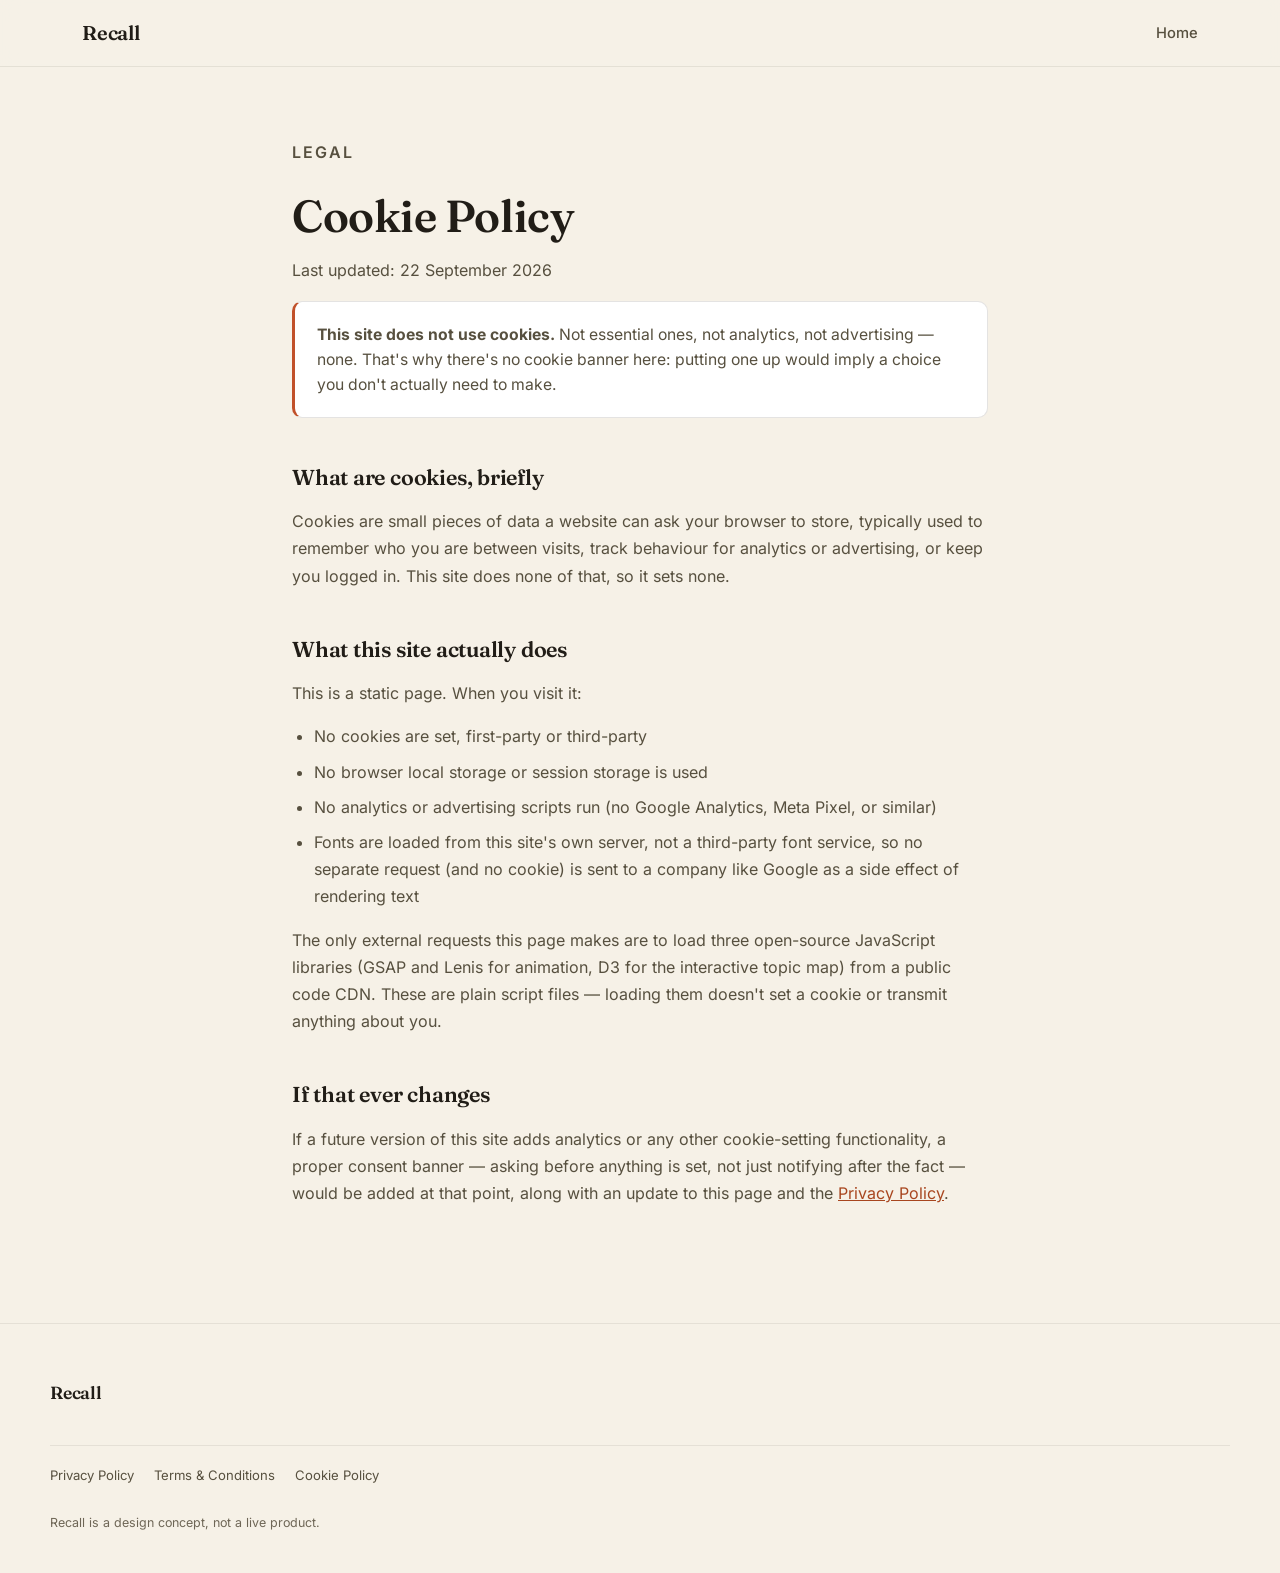
<file: cookies.html>
<!DOCTYPE html>
<html lang="en">
<head>
<meta charset="UTF-8">
<meta name="viewport" content="width=device-width, initial-scale=1.0">
<title>Cookie Policy — Recall</title>
<meta name="description" content="Cookie Policy for Recall. This site does not use cookies or any form of tracking.">
<link rel="stylesheet" href="css/style.css">
<link rel="icon" href="data:image/svg+xml,<svg xmlns=%22http://www.w3.org/2000/svg%22 viewBox=%220 0 100 100%22><rect width=%22100%22 height=%22100%22 rx=%2222%22 fill=%22%23c1512a%22/><text x=%2250%22 y=%2266%22 font-size=%2258%22 font-family=%22Georgia,serif%22 fill=%22%23f6f1e7%22 text-anchor=%22middle%22>R</text></svg>">
</head>
<body>
<div id="page" style="opacity:1;">

<header class="nav">
  <div class="nav-inner">
    <a href="index.html" class="brand">Recall</a>
    <nav class="nav-links">
      <a href="index.html">Home</a>
    </nav>
  </div>
</header>

<main class="legal-main">
  <div class="legal-content">
    <p class="eyebrow">Legal</p>
    <h1>Cookie Policy</h1>
    <p class="legal-updated">Last updated: 22 September 2026</p>

    <div class="legal-callout">
      <strong>This site does not use cookies.</strong> Not essential ones, not analytics, not
      advertising — none. That's why there's no cookie banner here: putting one up would imply a
      choice you don't actually need to make.
    </div>

    <h2>What are cookies, briefly</h2>
    <p>
      Cookies are small pieces of data a website can ask your browser to store, typically used to
      remember who you are between visits, track behaviour for analytics or advertising, or keep
      you logged in. This site does none of that, so it sets none.
    </p>

    <h2>What this site actually does</h2>
    <p>This is a static page. When you visit it:</p>
    <ul>
      <li>No cookies are set, first-party or third-party</li>
      <li>No browser local storage or session storage is used</li>
      <li>No analytics or advertising scripts run (no Google Analytics, Meta Pixel, or similar)</li>
      <li>Fonts are loaded from this site's own server, not a third-party font service, so no
        separate request (and no cookie) is sent to a company like Google as a side effect of
        rendering text</li>
    </ul>
    <p>
      The only external requests this page makes are to load three open-source JavaScript libraries
      (GSAP and Lenis for animation, D3 for the interactive topic map) from a public code CDN. These
      are plain script files — loading them doesn't set a cookie or transmit anything about you.
    </p>

    <h2>If that ever changes</h2>
    <p>
      If a future version of this site adds analytics or any other cookie-setting functionality, a
      proper consent banner — asking before anything is set, not just notifying after the fact —
      would be added at that point, along with an update to this page and the
      <a href="privacy.html">Privacy Policy</a>.
    </p>
  </div>
</main>

<footer class="footer">
  <div class="footer-inner">
    <span class="brand brand-footer">Recall</span>
    <nav class="footer-legal" aria-label="Legal">
      <a href="privacy.html">Privacy Policy</a>
      <a href="terms.html">Terms &amp; Conditions</a>
      <a href="cookies.html">Cookie Policy</a>
    </nav>
    <p class="footer-disclaimer">Recall is a design concept, not a live product.</p>
  </div>
</footer>

</div>
</body>
</html>
</file>
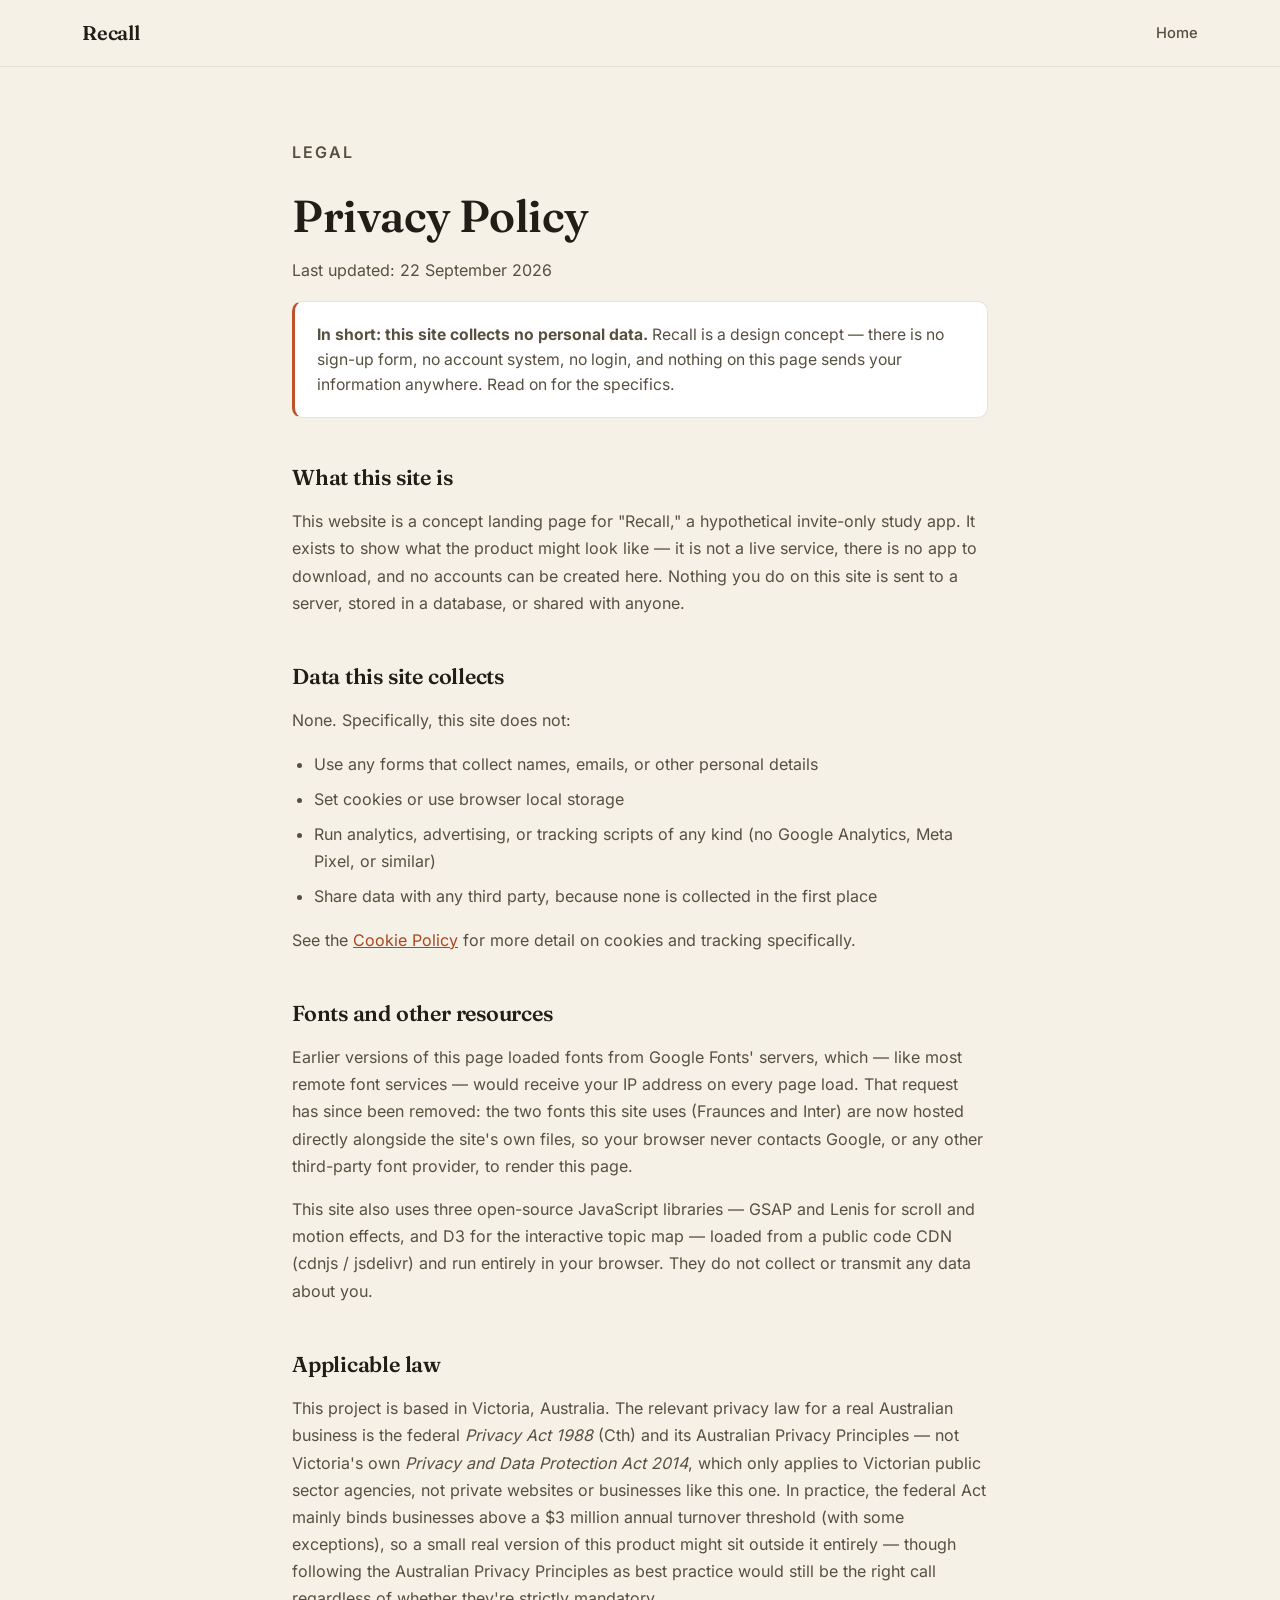
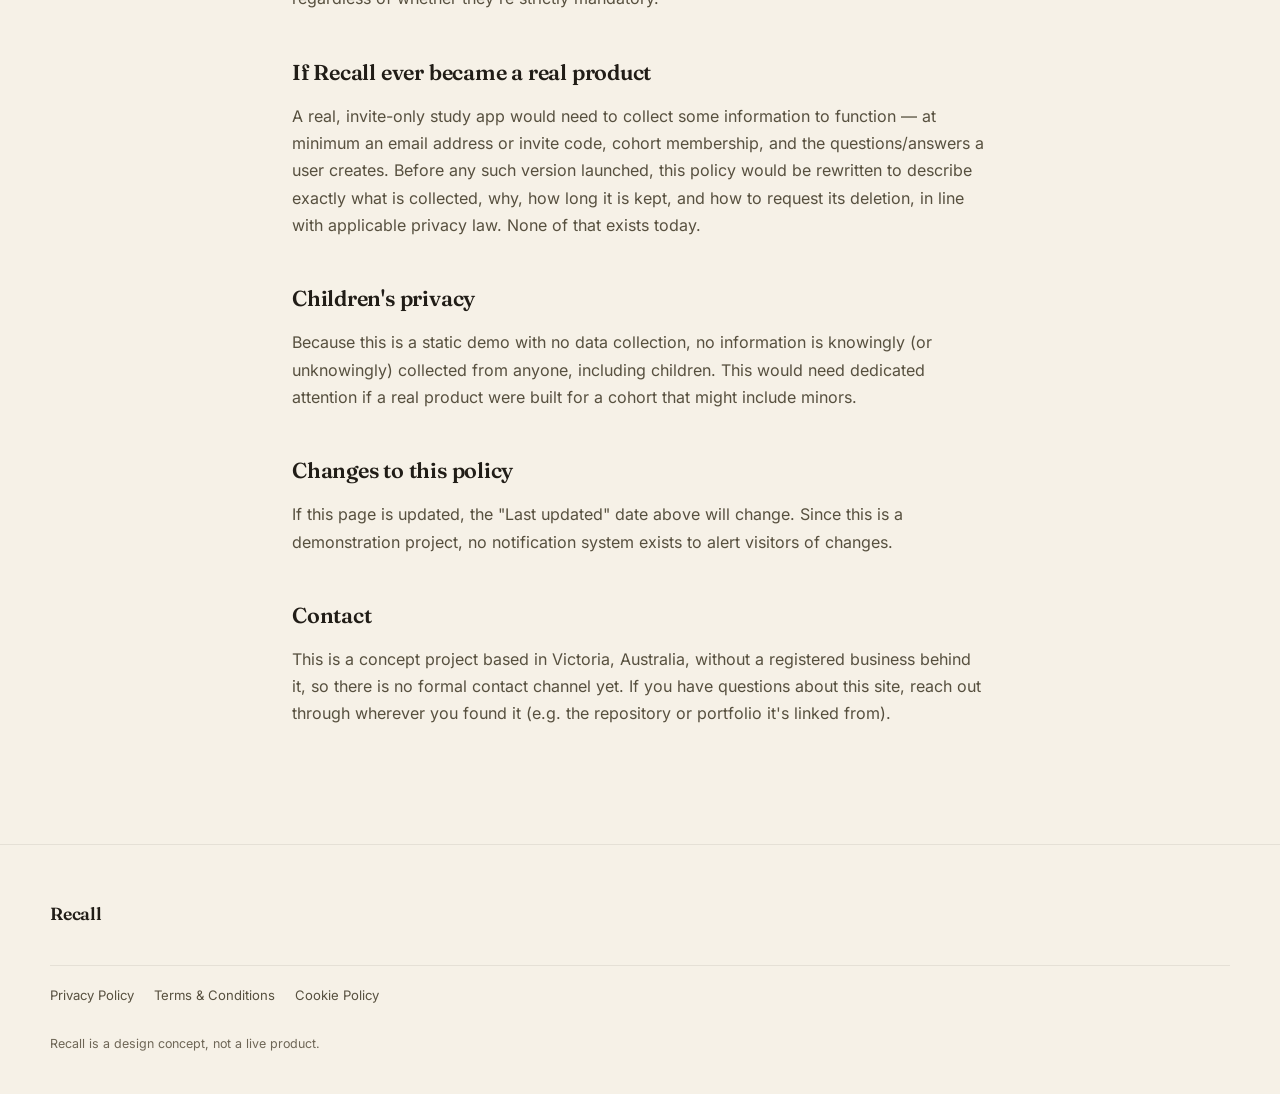
<file: privacy.html>
<!DOCTYPE html>
<html lang="en">
<head>
<meta charset="UTF-8">
<meta name="viewport" content="width=device-width, initial-scale=1.0">
<title>Privacy Policy — Recall</title>
<meta name="description" content="Privacy Policy for Recall, a concept landing page. This site collects no personal data.">
<link rel="stylesheet" href="css/style.css">
<link rel="icon" href="data:image/svg+xml,<svg xmlns=%22http://www.w3.org/2000/svg%22 viewBox=%220 0 100 100%22><rect width=%22100%22 height=%22100%22 rx=%2222%22 fill=%22%23c1512a%22/><text x=%2250%22 y=%2266%22 font-size=%2258%22 font-family=%22Georgia,serif%22 fill=%22%23f6f1e7%22 text-anchor=%22middle%22>R</text></svg>">
</head>
<body>
<div id="page" style="opacity:1;">

<header class="nav">
  <div class="nav-inner">
    <a href="index.html" class="brand">Recall</a>
    <nav class="nav-links">
      <a href="index.html">Home</a>
    </nav>
  </div>
</header>

<main class="legal-main">
  <div class="legal-content">
    <p class="eyebrow">Legal</p>
    <h1>Privacy Policy</h1>
    <p class="legal-updated">Last updated: 22 September 2026</p>

    <div class="legal-callout">
      <strong>In short: this site collects no personal data.</strong> Recall is a design concept —
      there is no sign-up form, no account system, no login, and nothing on this page sends your
      information anywhere. Read on for the specifics.
    </div>

    <h2>What this site is</h2>
    <p>
      This website is a concept landing page for "Recall," a hypothetical invite-only study app.
      It exists to show what the product might look like — it is not a live service, there is no
      app to download, and no accounts can be created here. Nothing you do on this site is sent to
      a server, stored in a database, or shared with anyone.
    </p>

    <h2>Data this site collects</h2>
    <p>None. Specifically, this site does not:</p>
    <ul>
      <li>Use any forms that collect names, emails, or other personal details</li>
      <li>Set cookies or use browser local storage</li>
      <li>Run analytics, advertising, or tracking scripts of any kind (no Google Analytics, Meta Pixel, or similar)</li>
      <li>Share data with any third party, because none is collected in the first place</li>
    </ul>
    <p>
      See the <a href="cookies.html">Cookie Policy</a> for more detail on cookies and tracking specifically.
    </p>

    <h2>Fonts and other resources</h2>
    <p>
      Earlier versions of this page loaded fonts from Google Fonts' servers, which — like most
      remote font services — would receive your IP address on every page load. That request has
      since been removed: the two fonts this site uses (Fraunces and Inter) are now hosted directly
      alongside the site's own files, so your browser never contacts Google, or any other
      third-party font provider, to render this page.
    </p>
    <p>
      This site also uses three open-source JavaScript libraries &mdash; GSAP and Lenis for scroll and
      motion effects, and D3 for the interactive topic map &mdash; loaded from a public code CDN
      (cdnjs / jsdelivr) and run entirely in your browser. They do not collect or transmit any data
      about you.
    </p>

    <h2>Applicable law</h2>
    <p>
      This project is based in Victoria, Australia. The relevant privacy law for a real Australian
      business is the federal <em>Privacy Act 1988</em> (Cth) and its Australian Privacy Principles —
      not Victoria's own <em>Privacy and Data Protection Act 2014</em>, which only applies to Victorian
      public sector agencies, not private websites or businesses like this one. In practice, the
      federal Act mainly binds businesses above a $3 million annual turnover threshold (with some
      exceptions), so a small real version of this product might sit outside it entirely — though
      following the Australian Privacy Principles as best practice would still be the right call
      regardless of whether they're strictly mandatory.
    </p>

    <h2>If Recall ever became a real product</h2>
    <p>
      A real, invite-only study app would need to collect some information to function — at minimum
      an email address or invite code, cohort membership, and the questions/answers a user creates.
      Before any such version launched, this policy would be rewritten to describe exactly what is
      collected, why, how long it is kept, and how to request its deletion, in line with applicable
      privacy law. None of that exists today.
    </p>

    <h2>Children's privacy</h2>
    <p>
      Because this is a static demo with no data collection, no information is knowingly (or
      unknowingly) collected from anyone, including children. This would need dedicated attention
      if a real product were built for a cohort that might include minors.
    </p>

    <h2>Changes to this policy</h2>
    <p>
      If this page is updated, the "Last updated" date above will change. Since this is a
      demonstration project, no notification system exists to alert visitors of changes.
    </p>

    <h2>Contact</h2>
    <p>
      This is a concept project based in Victoria, Australia, without a registered business behind
      it, so there is no formal contact channel yet. If you have questions about this site, reach out
      through wherever you found it (e.g. the repository or portfolio it's linked from).
    </p>
  </div>
</main>

<footer class="footer">
  <div class="footer-inner">
    <span class="brand brand-footer">Recall</span>
    <nav class="footer-legal" aria-label="Legal">
      <a href="privacy.html">Privacy Policy</a>
      <a href="terms.html">Terms &amp; Conditions</a>
      <a href="cookies.html">Cookie Policy</a>
    </nav>
    <p class="footer-disclaimer">Recall is a design concept, not a live product.</p>
  </div>
</footer>

</div>
</body>
</html>
</file>
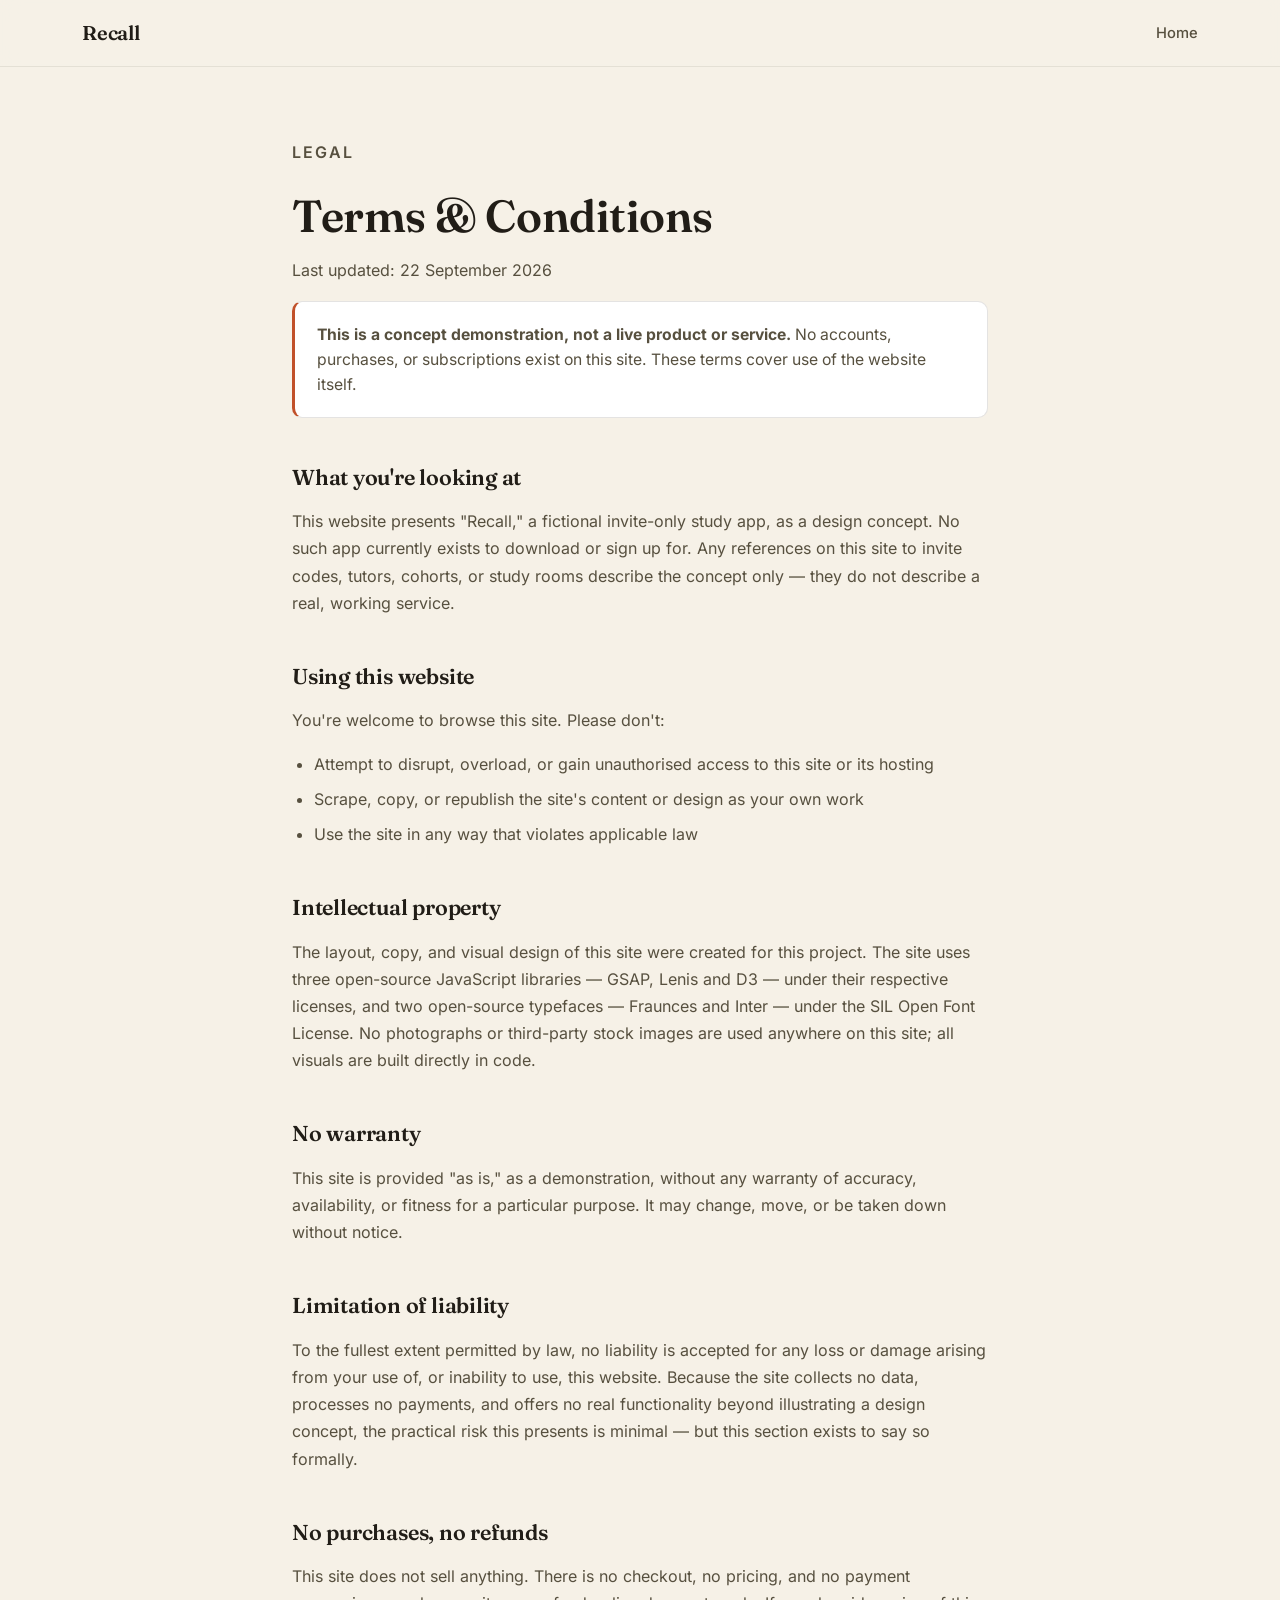
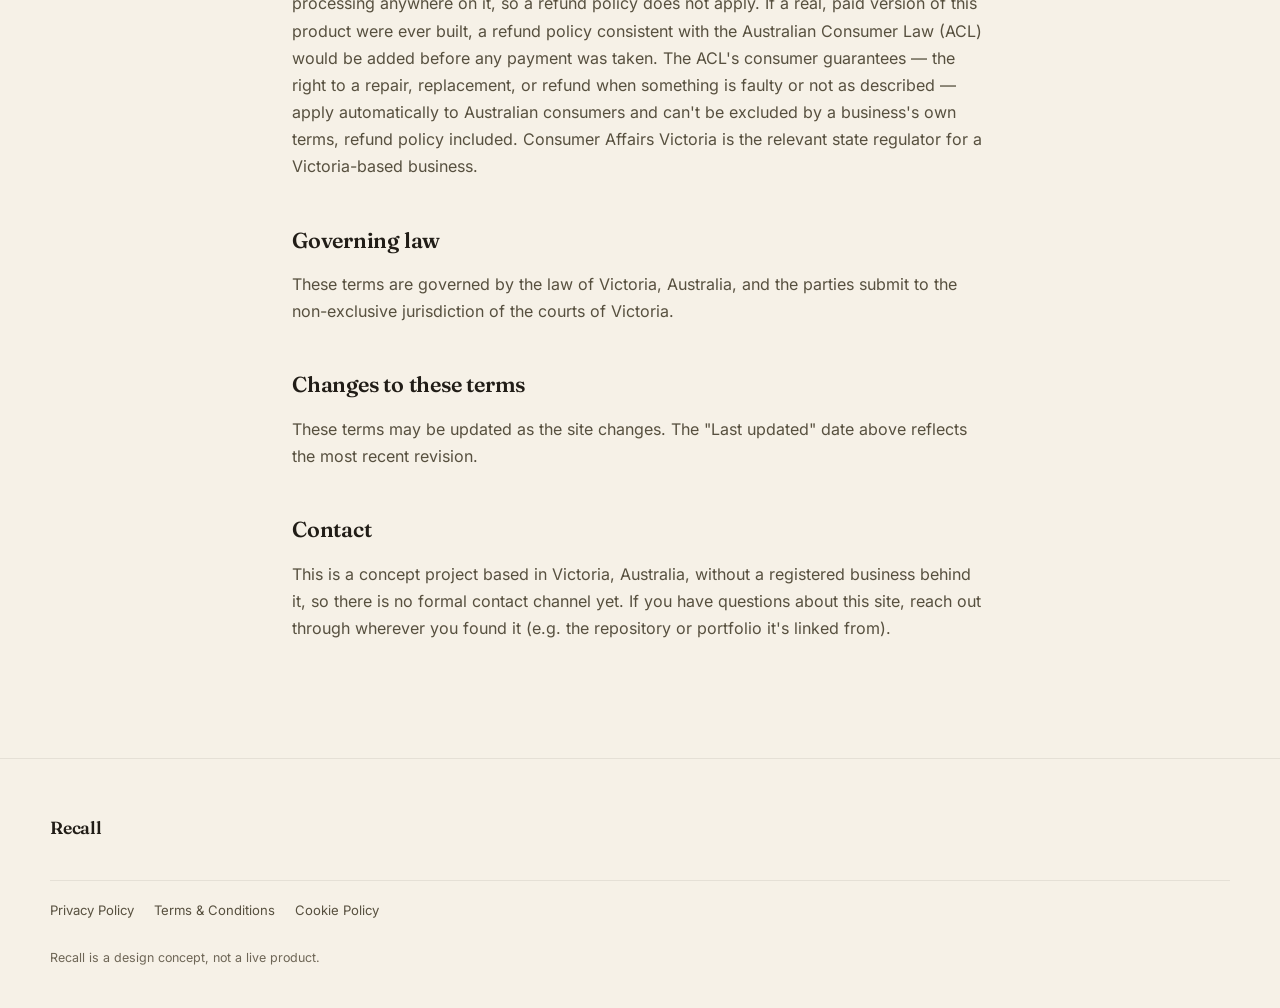
<file: terms.html>
<!DOCTYPE html>
<html lang="en">
<head>
<meta charset="UTF-8">
<meta name="viewport" content="width=device-width, initial-scale=1.0">
<title>Terms &amp; Conditions — Recall</title>
<meta name="description" content="Terms and conditions for Recall, a concept landing page and design demonstration.">
<link rel="stylesheet" href="css/style.css">
<link rel="icon" href="data:image/svg+xml,<svg xmlns=%22http://www.w3.org/2000/svg%22 viewBox=%220 0 100 100%22><rect width=%22100%22 height=%22100%22 rx=%2222%22 fill=%22%23c1512a%22/><text x=%2250%22 y=%2266%22 font-size=%2258%22 font-family=%22Georgia,serif%22 fill=%22%23f6f1e7%22 text-anchor=%22middle%22>R</text></svg>">
</head>
<body>
<div id="page" style="opacity:1;">

<header class="nav">
  <div class="nav-inner">
    <a href="index.html" class="brand">Recall</a>
    <nav class="nav-links">
      <a href="index.html">Home</a>
    </nav>
  </div>
</header>

<main class="legal-main">
  <div class="legal-content">
    <p class="eyebrow">Legal</p>
    <h1>Terms &amp; Conditions</h1>
    <p class="legal-updated">Last updated: 22 September 2026</p>

    <div class="legal-callout">
      <strong>This is a concept demonstration, not a live product or service.</strong> No accounts,
      purchases, or subscriptions exist on this site. These terms cover use of the website itself.
    </div>

    <h2>What you're looking at</h2>
    <p>
      This website presents "Recall," a fictional invite-only study app, as a design concept. No
      such app currently exists to download or sign up for. Any references on this site to invite
      codes, tutors, cohorts, or study rooms describe the concept only — they do not describe a real,
      working service.
    </p>

    <h2>Using this website</h2>
    <p>You're welcome to browse this site. Please don't:</p>
    <ul>
      <li>Attempt to disrupt, overload, or gain unauthorised access to this site or its hosting</li>
      <li>Scrape, copy, or republish the site's content or design as your own work</li>
      <li>Use the site in any way that violates applicable law</li>
    </ul>

    <h2>Intellectual property</h2>
    <p>
      The layout, copy, and visual design of this site were created for this project. The site uses
      three open-source JavaScript libraries — GSAP, Lenis and D3 — under their respective licenses, and
      two open-source typefaces — Fraunces and Inter — under the SIL Open Font License. No
      photographs or third-party stock images are used anywhere on this site; all visuals are built
      directly in code.
    </p>

    <h2>No warranty</h2>
    <p>
      This site is provided "as is," as a demonstration, without any warranty of accuracy,
      availability, or fitness for a particular purpose. It may change, move, or be taken down
      without notice.
    </p>

    <h2>Limitation of liability</h2>
    <p>
      To the fullest extent permitted by law, no liability is accepted for any loss or damage
      arising from your use of, or inability to use, this website. Because the site collects no
      data, processes no payments, and offers no real functionality beyond illustrating a design
      concept, the practical risk this presents is minimal — but this section exists to say so
      formally.
    </p>

    <h2>No purchases, no refunds</h2>
    <p>
      This site does not sell anything. There is no checkout, no pricing, and no payment processing
      anywhere on it, so a refund policy does not apply. If a real, paid version of this product were
      ever built, a refund policy consistent with the Australian Consumer Law (ACL) would be added
      before any payment was taken. The ACL's consumer guarantees — the right to a repair,
      replacement, or refund when something is faulty or not as described — apply automatically to
      Australian consumers and can't be excluded by a business's own terms, refund policy included.
      Consumer Affairs Victoria is the relevant state regulator for a Victoria-based business.
    </p>

    <h2>Governing law</h2>
    <p>
      These terms are governed by the law of Victoria, Australia, and the parties submit to the
      non-exclusive jurisdiction of the courts of Victoria.
    </p>

    <h2>Changes to these terms</h2>
    <p>
      These terms may be updated as the site changes. The "Last updated" date above reflects the
      most recent revision.
    </p>

    <h2>Contact</h2>
    <p>
      This is a concept project based in Victoria, Australia, without a registered business behind
      it, so there is no formal contact channel yet. If you have questions about this site, reach out
      through wherever you found it (e.g. the repository or portfolio it's linked from).
    </p>
  </div>
</main>

<footer class="footer">
  <div class="footer-inner">
    <span class="brand brand-footer">Recall</span>
    <nav class="footer-legal" aria-label="Legal">
      <a href="privacy.html">Privacy Policy</a>
      <a href="terms.html">Terms &amp; Conditions</a>
      <a href="cookies.html">Cookie Policy</a>
    </nav>
    <p class="footer-disclaimer">Recall is a design concept, not a live product.</p>
  </div>
</footer>

</div>
</body>
</html>
</file>
<file: css/style.css>
/* ============ fonts (self-hosted — no third-party request on page load) ============ */
@font-face{
  font-family:'Fraunces';
  font-style:normal;
  font-weight:400 700;
  font-display:swap;
  src:url('../fonts/fraunces.woff2') format('woff2');
}
@font-face{
  font-family:'Inter';
  font-style:normal;
  font-weight:400 700;
  font-display:swap;
  src:url('../fonts/inter.woff2') format('woff2');
}

/* ============ tokens ============ */
:root{
  --cream: #F6F1E7;
  --cream-deep: #EEE6D6;
  --ink: #211D17;
  --ink-soft: #57503F;
  --ink-faint: #6E6656; /* darkened from #8A8171 — original failed WCAG AA (3.4:1) on cream at small sizes */
  --accent: #C1512A;
  --accent-dim: #A8461F;
  --accent-tint: #F0DCCB;
  --line: rgba(33,29,23,0.12);
  --line-soft: rgba(33,29,23,0.08);
  --ease: cubic-bezier(0.22, 1, 0.36, 1);
  --radius: 18px;
  --radius-sm: 10px;
  --maxw: 1180px;
}

*{box-sizing:border-box;}
html{scroll-behavior:auto;}
body{
  margin:0;
  background:var(--cream);
  color:var(--ink);
  font-family:'Inter', -apple-system, BlinkMacSystemFont, sans-serif;
  font-size:16px;
  line-height:1.5;
  -webkit-font-smoothing:antialiased;
  overflow-x:hidden;
}
h1,h2,h3{
  font-family:'Fraunces', Georgia, serif;
  font-weight:600;
  letter-spacing:-0.01em;
  margin:0;
  color:var(--ink);
}
p{margin:0;}
a{color:inherit; text-decoration:none;}
img,svg{display:block; max-width:100%;}

::selection{background:var(--accent); color:var(--cream);}

/* ============ loader ============ */
.loader{
  position:fixed; inset:0; z-index:999;
  background:var(--ink);
  display:flex; flex-direction:column; align-items:center; justify-content:center;
  gap:28px;
}
.loader-mark{
  font-family:'Fraunces', serif;
  font-weight:600;
  font-size:2.2rem;
  color:var(--cream);
  letter-spacing:-0.02em;
}
.loader-count{
  font-family:'Inter', sans-serif;
  font-size:0.85rem;
  color:var(--accent-tint);
  letter-spacing:0.08em;
}

#page{opacity:0;}

/* ============ layout helpers ============ */
.section-head{
  max-width:var(--maxw);
  margin:0 auto;
  padding:0 32px;
}
.eyebrow{
  font-size:0.8rem;
  font-weight:600;
  letter-spacing:0.12em;
  text-transform:uppercase;
  color:var(--accent-dim); /* accent-dim, not accent — accent alone fails WCAG AA (4.17:1) at this size */
  margin-bottom:14px;
}
.section-title{
  font-size:clamp(1.7rem, 3.2vw, 2.6rem);
  line-height:1.15;
  max-width:26ch;
}

/* ============ nav ============ */
.nav{
  position:sticky; top:0; z-index:100;
  background:rgba(246,241,231,0.82);
  backdrop-filter:blur(10px);
  border-bottom:1px solid var(--line-soft);
}
.nav-inner{
  max-width:var(--maxw);
  margin:0 auto;
  padding:18px 32px;
  display:flex; align-items:center; justify-content:space-between;
}
.brand{
  font-family:'Fraunces', serif;
  font-weight:600;
  font-size:1.25rem;
  letter-spacing:-0.01em;
}
.nav-links{display:flex; align-items:center; gap:32px;}
.nav-links a{
  font-size:0.92rem;
  font-weight:500;
  color:var(--ink-soft);
  transition:color 0.25s var(--ease);
}
.nav-links a:hover{color:var(--ink);}
.nav-cta{
  color:var(--accent-dim) !important; /* accent-dim, not accent — accent alone fails WCAG AA at this size */
  display:inline-flex; align-items:center; gap:6px;
}
.nav-cta span{transition:transform 0.25s var(--ease);}
.nav-cta:hover span{transform:translateX(3px);}

/* ============ hero ============ */
.hero{
  max-width:var(--maxw);
  margin:0 auto;
  padding:96px 32px 40px;
  display:grid;
  grid-template-columns:1.05fr 0.95fr;
  gap:56px;
  align-items:center;
}
.hero-title{
  font-size:clamp(2.6rem, 5.4vw, 4.4rem);
  line-height:1.04;
}
.hero-title .line{display:block;}
.hero-sub{
  display:block;
  margin-top:26px;
  font-size:1.12rem;
  line-height:1.6;
  color:var(--ink-soft);
  max-width:46ch;
}
.hero-actions{
  margin-top:36px;
  display:flex; flex-direction:column; align-items:flex-start; gap:12px;
}
.hero-note{
  font-size:0.85rem;
  color:var(--ink-faint);
}

.btn{
  display:inline-flex; align-items:center;
  font-weight:600;
  font-size:0.98rem;
  padding:15px 26px;
  border-radius:999px;
  cursor:default;
  user-select:none;
}
.btn-primary{
  background:var(--ink);
  color:var(--cream);
}
/* No hover state: these pills are not clickable controls (invite-only — no real
   sign-up action exists), so no interactive affordance is implied. */
.btn-large{padding:18px 34px; font-size:1.05rem;}

/* ============ hero device mockup ============ */
.hero-visual{display:flex; justify-content:center;}
.device{
  width:100%;
  max-width:390px;
  background:var(--ink);
  border-radius:26px;
  padding:8px;
  box-shadow:0 30px 60px -20px rgba(33,29,23,0.35), 0 10px 24px -10px rgba(33,29,23,0.25);
}
.device-bar{
  display:flex; gap:6px;
  padding:10px 14px 6px;
}
.dot{width:8px; height:8px; border-radius:50%; background:rgba(246,241,231,0.25);}
.device-body{
  background:var(--cream);
  border-radius:20px;
  padding:22px 20px 24px;
}
.quiz-header{
  display:flex; justify-content:space-between; align-items:center;
  font-size:0.78rem; font-weight:600; color:var(--ink-faint);
  letter-spacing:0.02em;
  margin-bottom:16px;
}
.quiz-timer{
  color:var(--accent);
  background:var(--accent-tint);
  padding:3px 9px;
  border-radius:999px;
}
.quiz-q{
  font-family:'Fraunces', serif;
  font-size:1.18rem;
  line-height:1.35;
  font-weight:500;
  margin-bottom:18px;
}
.quiz-options{display:flex; flex-direction:column; gap:9px; margin-bottom:20px;}
.quiz-opt{
  display:flex; align-items:center; gap:10px;
  padding:11px 13px;
  border-radius:12px;
  border:1px solid var(--line);
  font-size:0.92rem;
  color:var(--ink-soft);
}
.quiz-opt span{
  width:22px; height:22px; border-radius:50%;
  background:var(--cream-deep);
  display:flex; align-items:center; justify-content:center;
  font-size:0.72rem; font-weight:700; color:var(--ink-faint);
  flex-shrink:0;
}
.quiz-opt.is-correct{
  border-color:var(--accent);
  background:var(--accent-tint);
  color:var(--ink);
}
.quiz-opt.is-correct span{background:var(--accent); color:var(--cream);}

.quiz-players{
  display:flex; justify-content:space-between;
  padding-top:16px;
  border-top:1px solid var(--line-soft);
}
.player{
  display:flex; align-items:center; gap:7px;
  font-size:0.78rem; font-weight:600; color:var(--ink-soft);
}
.player b{color:var(--accent); font-weight:700;}
.avatar{
  width:22px; height:22px; border-radius:50%;
  background:var(--c, var(--accent));
  color:#fff;
  font-size:0.7rem; font-weight:700;
  display:flex; align-items:center; justify-content:center;
}
.avatar-ghost{background:var(--cream-deep); color:var(--ink-faint);}

/* ============ marquee strip ============ */
.strip{
  border-top:1px solid var(--line-soft);
  border-bottom:1px solid var(--line-soft);
  padding:20px 0;
  overflow:hidden;
  margin-top:60px;
}
.strip-track{
  display:flex; gap:14px; white-space:nowrap; width:max-content;
  font-family:'Fraunces', serif;
  font-size:1.3rem;
  color:var(--ink-faint);
  animation:marquee 32s linear infinite;
}
.strip-track span:nth-child(odd){color:var(--ink);}
@keyframes marquee{
  from{transform:translateX(0);}
  to{transform:translateX(-50%);}
}

/* ============ features ============ */
.features{padding:120px 0 40px;}
.features .section-head{margin-bottom:76px;}

.feature-row{
  max-width:var(--maxw);
  margin:0 auto;
  padding:0 32px;
  display:grid;
  grid-template-columns:0.85fr 1fr;
  gap:64px;
  align-items:center;
  margin-bottom:110px;
}
.feature-row-rev{grid-template-columns:1fr 0.85fr;}
.feature-row-rev .feature-copy{order:2;}
.feature-row-rev .feature-visual{order:1;}

.feature-num{
  font-family:'Fraunces', serif;
  font-size:0.95rem;
  color:var(--accent-dim);
  font-weight:600;
}
.feature-copy h3{
  font-size:1.9rem;
  margin-top:12px;
  margin-bottom:14px;
}
.feature-copy p{
  color:var(--ink-soft);
  font-size:1.04rem;
  line-height:1.65;
  max-width:42ch;
}

.mock{
  background:#fff;
  border:1px solid var(--line);
  border-radius:var(--radius);
  padding:26px;
  box-shadow:0 24px 48px -24px rgba(33,29,23,0.18);
}

.mock-score .mock-row{
  display:flex; justify-content:space-between; align-items:center;
  padding:11px 0;
  border-bottom:1px solid var(--line-soft);
  font-weight:600;
  font-size:0.95rem;
  position:relative;
}
.mock-score .mock-row:last-child{border-bottom:none;}
.mock-score .mock-row::before{
  content:'';
  position:absolute; left:0; bottom:0;
  height:3px; width:var(--w);
  background:var(--accent-tint);
}
.mock-score .mock-row em{font-style:normal; color:var(--accent);}

.mock-bank{display:flex; flex-direction:column; gap:10px;}
.bank-item{
  display:flex; justify-content:space-between; align-items:center;
  padding:13px 16px;
  border:1px solid var(--line);
  border-radius:var(--radius-sm);
  font-size:0.92rem; font-weight:600;
}
.bank-item span{font-weight:500; color:var(--ink-faint); font-size:0.82rem;}
.bank-item-add{
  color:var(--accent);
  border-style:dashed;
  justify-content:center;
}

.mock-room{text-align:left;}
.room-title{font-weight:700; font-size:1.02rem; margin-bottom:18px;}
.room-avatars{display:flex; gap:-8px; margin-bottom:16px;}
.room-avatars .avatar{
  width:38px; height:38px; font-size:0.9rem;
  margin-right:-10px; border:2px solid #fff;
}
.room-status{
  font-size:0.85rem; color:var(--ink-soft);
  background:var(--cream-deep);
  display:inline-block;
  padding:6px 12px;
  border-radius:999px;
}

.mock-progress{display:flex; flex-direction:column; gap:18px;}
.prog-item span{display:block; font-weight:600; font-size:0.9rem; margin-bottom:8px;}
.prog-item .bar{height:8px; background:var(--cream-deep); border-radius:999px; overflow:hidden;}
.prog-item .bar i{
  display:block; height:100%; width:var(--w);
  background:var(--accent);
  border-radius:999px;
}

/* ============ interactive network ============ */
.network{padding:120px 0 40px;}
.network .section-head{margin-bottom:56px;}
.network-stage{
  max-width:880px;
  margin:0 auto;
  padding:0 32px;
}
.network-frame{position:relative;}
.network-frame > svg{
  width:100%;
  height:clamp(400px, 64vh, 560px);
  display:block;
  background:#fff;
  border:1px solid var(--line);
  border-radius:var(--radius);
  box-shadow:0 30px 60px -30px rgba(33,29,23,0.2);
  cursor:grab;
  touch-action:pan-x pan-y;
  -webkit-user-select:none; user-select:none;
}
.network-frame > svg:active{cursor:grabbing;}
.network-stage.is-unavailable .network-frame{display:none;}
.network-stage.is-unavailable .network-actions{display:none;}

.network-zoom{
  position:absolute; right:12px; bottom:12px;
  display:flex; gap:6px;
}
.network-zoom-btn{
  font-family:inherit;
  min-width:36px; height:36px;
  padding:0 10px;
  font-size:1.05rem; font-weight:600; line-height:1;
  color:var(--ink-soft);
  background:rgba(255,255,255,0.92);
  border:1px solid var(--line);
  border-radius:999px;
  cursor:pointer;
  transition:background 0.2s var(--ease), color 0.2s var(--ease), border-color 0.2s var(--ease);
}
.network-zoom-fit{font-size:0.8rem;}
.network-zoom-btn:hover{border-color:var(--ink-faint); color:var(--ink);}
.network-zoom-btn:focus-visible{outline:2px solid var(--ink); outline-offset:2px;}

.network-controls{
  display:flex; align-items:center; justify-content:space-between; gap:16px; flex-wrap:wrap;
  margin-top:18px;
}
.network-hint{font-size:0.85rem; color:var(--ink-faint); max-width:52ch;}
.network-actions{display:flex; gap:10px; flex-wrap:wrap;}
.network-btn{
  font-family:inherit;
  font-size:0.82rem; font-weight:600; color:var(--accent-dim);
  background:none; border:1px solid var(--accent); border-radius:999px;
  padding:8px 16px; cursor:pointer;
  transition:background 0.25s var(--ease), color 0.25s var(--ease);
}
/* accent-dim fill (not accent) so white text keeps WCAG AA contrast */
.network-btn:hover, .network-btn:focus-visible, .network-btn[aria-pressed="true"]{background:var(--accent-dim); border-color:var(--accent-dim); color:#fff;}
.network-btn:focus-visible{outline:2px solid var(--ink); outline-offset:2px;}

.sr-only{
  position:absolute; width:1px; height:1px; padding:0; margin:-1px;
  overflow:hidden; clip:rect(0 0 0 0); white-space:nowrap; border:0;
}

/* Edges */
.net-edge{ stroke:var(--ink); stroke-opacity:0.2; stroke-width:1.3; fill:none; transition:stroke 0.2s ease, stroke-opacity 0.2s ease, stroke-width 0.2s ease; }
.net-edge.is-lit{ stroke:var(--accent); stroke-opacity:0.9; stroke-width:2; stroke-dasharray:7 4; animation:net-flow 0.7s linear infinite; }
.net-edge.is-lit.is-reverse{ animation-direction:reverse; }
.net-edge.is-dim{ stroke-opacity:0.07; }
.net-edge.is-custom{ stroke:var(--accent); stroke-dasharray:4 4; stroke-opacity:0.8; stroke-width:1.6; }
.net-edge.is-custom.is-dim{ stroke-opacity:0.25; }
@keyframes net-flow{ from{stroke-dashoffset:11;} to{stroke-dashoffset:0;} }

/* Nodes */
.net-node{ cursor:pointer; transition:opacity 0.2s ease; }
.net-node circle.hit{ fill:transparent; }
.net-node circle.dot{ fill:var(--ink-faint); transition:fill 0.2s ease; }
.net-node.is-root circle.dot{ fill:var(--ink); }
.net-node.is-course circle.dot{ fill:var(--accent); }
.net-node.is-open.is-topic circle.dot{ fill:var(--ink-soft); }
.net-node circle.glow{ fill:var(--accent); opacity:0; transition:opacity 0.3s ease; pointer-events:none; }
.net-node.is-course circle.glow{ opacity:0.18; }
.net-node.is-lit circle.dot{ fill:var(--accent); }
.net-node.is-root.is-lit circle.dot{ fill:var(--ink); }
.net-node.is-lit circle.glow{ opacity:0.3; }
.net-node.is-dim{ opacity:0.35; }
/* dashed ring = "there's more inside" */
.net-node circle.more{ opacity:0; fill:none; stroke:var(--accent-dim); stroke-width:1.4; stroke-dasharray:2.5 2.5; transition:opacity 0.2s ease; pointer-events:none; }
.net-node.has-more circle.more{ opacity:1; }
.net-node circle.ring{ opacity:0; fill:none; stroke:var(--accent); stroke-width:2; transition:opacity 0.2s ease; pointer-events:none; }
.net-node.is-selected circle.dot{ fill:var(--ink); }
.net-node.is-selected circle.ring{ opacity:1; }
.net-node.is-selected circle.more{ opacity:0; }
.net-node:focus{ outline:none; }
.net-node:focus-visible circle.ring{ opacity:1; stroke:var(--ink); stroke-dasharray:2 2; }
.net-node:focus-visible circle.more{ opacity:0; }

.network-stage.is-linking .network-frame > svg{ cursor:crosshair; }

/* Labels — font size is divided by zoom (--u, set in JS) so they stay readable */
.net-label{
  font-family:'Inter', sans-serif;
  font-size:calc(10.5px * var(--u, 1));
  font-weight:600;
  fill:var(--ink-soft);
  paint-order:stroke;
  stroke:#fff;
  stroke-width:calc(3px * var(--u, 1));
  stroke-linejoin:round;
  pointer-events:none;
}
.net-node.is-leaf .net-label{ font-weight:500; }
.net-node.is-course .net-label{ font-size:calc(12px * var(--u, 1)); font-weight:700; fill:var(--accent-dim); }
.net-node.is-root .net-label{ font-size:calc(12.5px * var(--u, 1)); font-weight:700; fill:var(--ink); }
.net-node.is-lit .net-label{ fill:var(--ink); }
.net-node.is-course.is-lit .net-label{ fill:var(--accent-dim); }

@media (prefers-reduced-motion: reduce){
  .net-edge.is-lit{ animation:none; }
}

/* ============ scroll-driven quiz deck ============ */
.deck{
  padding:140px 32px;
  min-height:100vh;
  display:flex; flex-direction:column; align-items:center; justify-content:center;
  text-align:center;
  background:var(--cream-deep);
  overflow:hidden;
}
.deck-head{max-width:620px; margin-bottom:64px;}
.deck-head .section-title{margin:0 auto;}
.deck-stack{
  position:relative;
  width:100%;
  max-width:900px;
  height:420px;
}
.deck-card{
  position:absolute;
  top:50%; left:50%;
  width:230px; height:300px;
  margin-left:-115px; margin-top:-150px;
  background:#fff;
  border:1px solid var(--line);
  border-radius:18px;
  padding:24px 20px;
  text-align:left;
  box-shadow:0 24px 48px -20px rgba(33,29,23,0.25);
  transform: translate(calc(var(--i) * 6px), calc(var(--i) * -4px)) rotate(calc(var(--i) * -2deg));
}
.deck-card .quiz-q{ margin-bottom:16px; font-size:1.02rem; }
.deck-card-final{
  border-color:var(--accent);
  box-shadow:0 30px 60px -20px rgba(193,81,42,0.35);
}

/* ============ how it works ============ */
.how{padding:60px 0 130px;}
.how .section-head{margin-bottom:64px;}
.steps{
  max-width:var(--maxw);
  margin:0 auto;
  padding:0 32px;
  display:grid;
  grid-template-columns:repeat(3, 1fr);
  gap:32px;
}
.step{
  background:#fff;
  border:1px solid var(--line);
  border-radius:var(--radius);
  padding:32px 28px;
}
.step-num{
  font-family:'Fraunces', serif;
  color:var(--accent-dim);
  font-size:1.1rem;
  font-weight:600;
}
.step h3{font-size:1.3rem; margin:16px 0 10px;}
.step p{color:var(--ink-soft); font-size:0.96rem; line-height:1.6;}

/* ============ access / cta ============ */
.access{
  background:var(--ink);
  padding:120px 32px;
}
.access-inner{
  max-width:680px;
  margin:0 auto;
  text-align:center;
}
.access .eyebrow{color:var(--accent-tint); justify-content:center;}
.access-title{
  color:var(--cream);
  font-size:clamp(1.9rem, 4vw, 2.8rem);
  line-height:1.18;
  margin-bottom:20px;
}
.access-sub{
  color:rgba(246,241,231,0.7);
  font-size:1.05rem;
  line-height:1.65;
  margin-bottom:38px;
}
.access .btn-primary{background:var(--accent-dim); color:var(--cream);}

/* ============ footer ============ */
.footer{padding:56px 32px 40px; border-top:1px solid var(--line-soft);}
.footer-inner{
  max-width:var(--maxw);
  margin:0 auto;
  display:flex; align-items:center; justify-content:space-between; flex-wrap:wrap; gap:18px;
}
.brand-footer{font-size:1.1rem;}
.footer-links{display:flex; gap:26px;}
.footer-links a{font-size:0.9rem; color:var(--ink-soft);}
.footer-links a:hover{color:var(--ink);}
.footer-note{
  width:100%;
  font-size:0.82rem;
  color:var(--ink-faint);
  margin-top:6px;
}
.footer-legal{
  width:100%;
  display:flex; gap:20px; flex-wrap:wrap;
  margin-top:20px;
  padding-top:20px;
  border-top:1px solid var(--line-soft);
}
.footer-legal a{font-size:0.82rem; color:var(--ink-soft);}
.footer-legal a:hover{color:var(--ink);}
.footer-disclaimer{
  width:100%;
  font-size:0.78rem;
  line-height:1.6;
  color:var(--ink-faint);
  margin-top:10px;
  max-width:60ch;
}
.footer-disclaimer a{color:var(--accent-dim); text-decoration:underline;}

/* ============ legal pages ============ */
.legal-main{
  max-width:760px;
  margin:0 auto;
  padding:72px 32px 100px;
}
.legal-content h1{
  font-size:clamp(2rem, 4vw, 2.8rem);
  margin-bottom:8px;
}
.legal-updated{
  font-size:0.85rem;
  color:var(--ink-faint);
  margin-bottom:32px;
}
.legal-callout{
  background:#fff;
  border:1px solid var(--line);
  border-left:3px solid var(--accent);
  border-radius:var(--radius-sm);
  padding:20px 22px;
  font-size:0.98rem;
  line-height:1.6;
  color:var(--ink-soft);
  margin-bottom:40px;
}
.legal-content h2{
  font-size:1.35rem;
  margin-top:44px;
  margin-bottom:14px;
}
.legal-content p{
  font-size:1rem;
  line-height:1.7;
  color:var(--ink-soft);
  margin-bottom:16px;
}
.legal-content ul{
  margin:0 0 16px;
  padding-left:22px;
}
.legal-content li{
  font-size:1rem;
  line-height:1.7;
  color:var(--ink-soft);
  margin-bottom:8px;
}
.legal-content a{
  color:var(--accent-dim);
  text-decoration:underline;
}
.legal-content a:hover{color:var(--accent);}

/* ============ reveal defaults (JS controls animation) ============ */
.reveal-up, .reveal-scale{will-change:transform, opacity;}

/* ============ responsive ============ */
@media (max-width: 900px){
  .hero{grid-template-columns:1fr; padding-top:64px;}
  .hero-visual{order:-1; margin-bottom:12px;}
  .feature-row, .feature-row-rev{grid-template-columns:1fr; gap:32px;}
  .feature-row-rev .feature-copy, .feature-row-rev .feature-visual{order:initial;}
  .steps{grid-template-columns:1fr;}
  .nav-links{gap:18px;}
  .nav-links a:not(.nav-cta){display:none;}
  .deck-card{width:190px; height:260px; margin-left:-95px; margin-top:-130px; padding:20px 16px;}
  .deck-stack{height:340px;}
}

@media (max-width: 560px){
  .hero{padding:56px 20px 24px;}
  .section-head{padding:0 20px;}
  .feature-row{padding:0 20px;}
  .steps{padding:0 20px;}
  .access{padding:80px 20px;}
  .footer{padding:40px 20px 28px;}
  .network-stage{padding:0 20px;}
  .deck{padding:90px 20px;}
  .deck-card{width:160px; height:230px; margin-left:-80px; margin-top:-115px; padding:16px 14px;}
  .deck-card .quiz-q{font-size:0.88rem; margin-bottom:10px;}
  .deck-stack{height:290px;}
}
</file>
